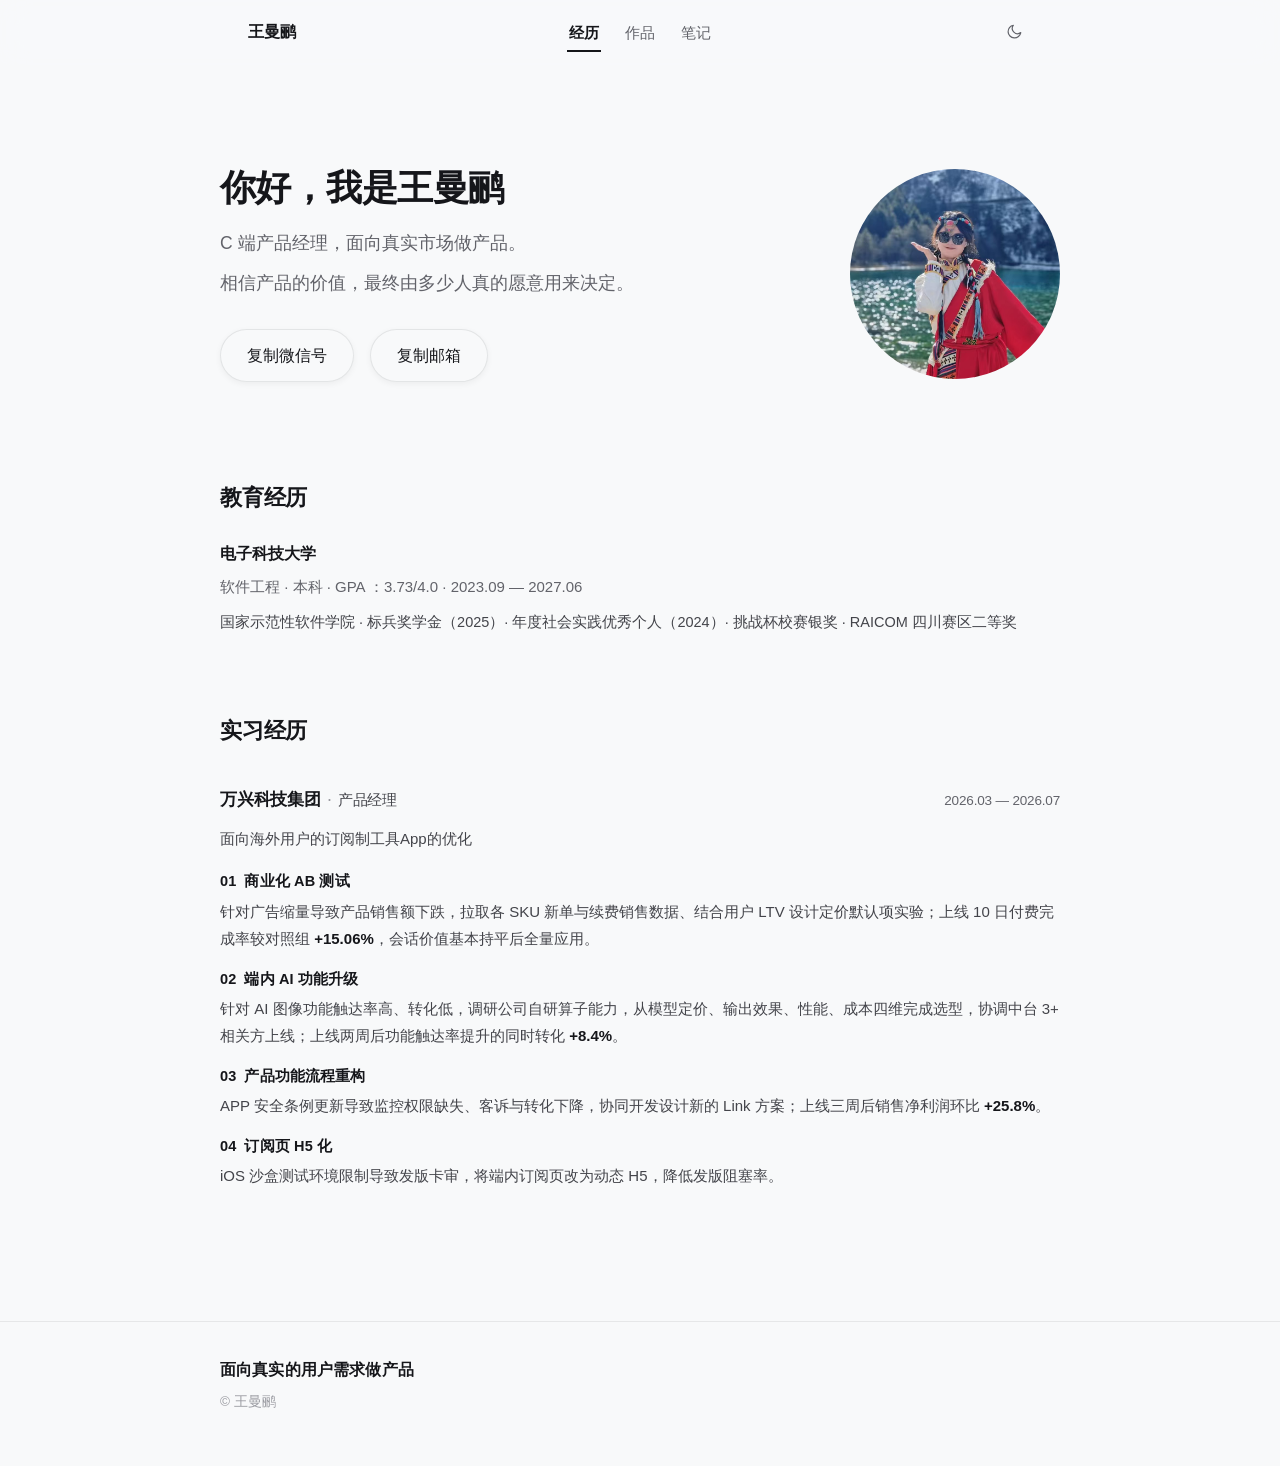
<file: index.html>
<!doctype html>
<html lang="zh-CN">
<head>
  <meta charset="UTF-8" />
  <meta name="viewport" content="width=device-width, initial-scale=1" />
  <meta name="description" content="王曼鹂的个人主页：经历、作品与笔记。C 端产品经理，做过出海订阅产品。" />
  <meta name="theme-color" content="#f8f9fa" media="(prefers-color-scheme: light)" />
  <meta name="theme-color" content="#0c0d10" media="(prefers-color-scheme: dark)" />
  <meta property="og:type" content="profile" />
  <meta property="og:title" content="王曼鹂 · C 端产品经理" />
  <meta property="og:description" content="做出海订阅产品。经历、作品与笔记。" />
  <title>经历 · 王曼鹂</title>
  <link rel="stylesheet" href="styles/tokens.css" />
  <link rel="stylesheet" href="styles/base.css" />
  <link rel="stylesheet" href="styles/layout.css" />
  <link rel="stylesheet" href="styles/components.css" />
  <link rel="stylesheet" href="styles/responsive.css" />
  <script>
    /* 首屏前定主题，避免闪白：优先用户选择，其次跟随系统 */
    (function () {
      try {
        var t = localStorage.getItem('theme');
        if (!t) t = window.matchMedia('(prefers-color-scheme: dark)').matches ? 'dark' : 'light';
        document.documentElement.setAttribute('data-theme', t);
      } catch (e) {}
    })();
  </script>
</head>
<body>
  <a class="skip-link" href="#main">跳到主要内容</a>

  <header id="site-header" class="site-header"></header>

  <main id="main" class="main"></main>

  <footer id="site-footer" class="site-footer"></footer>

  <div id="toast" class="toast" role="status" aria-live="polite"></div>

  <script src="js/data.js"></script>
  <script src="js/main.js"></script>
</body>
</html>
</file>
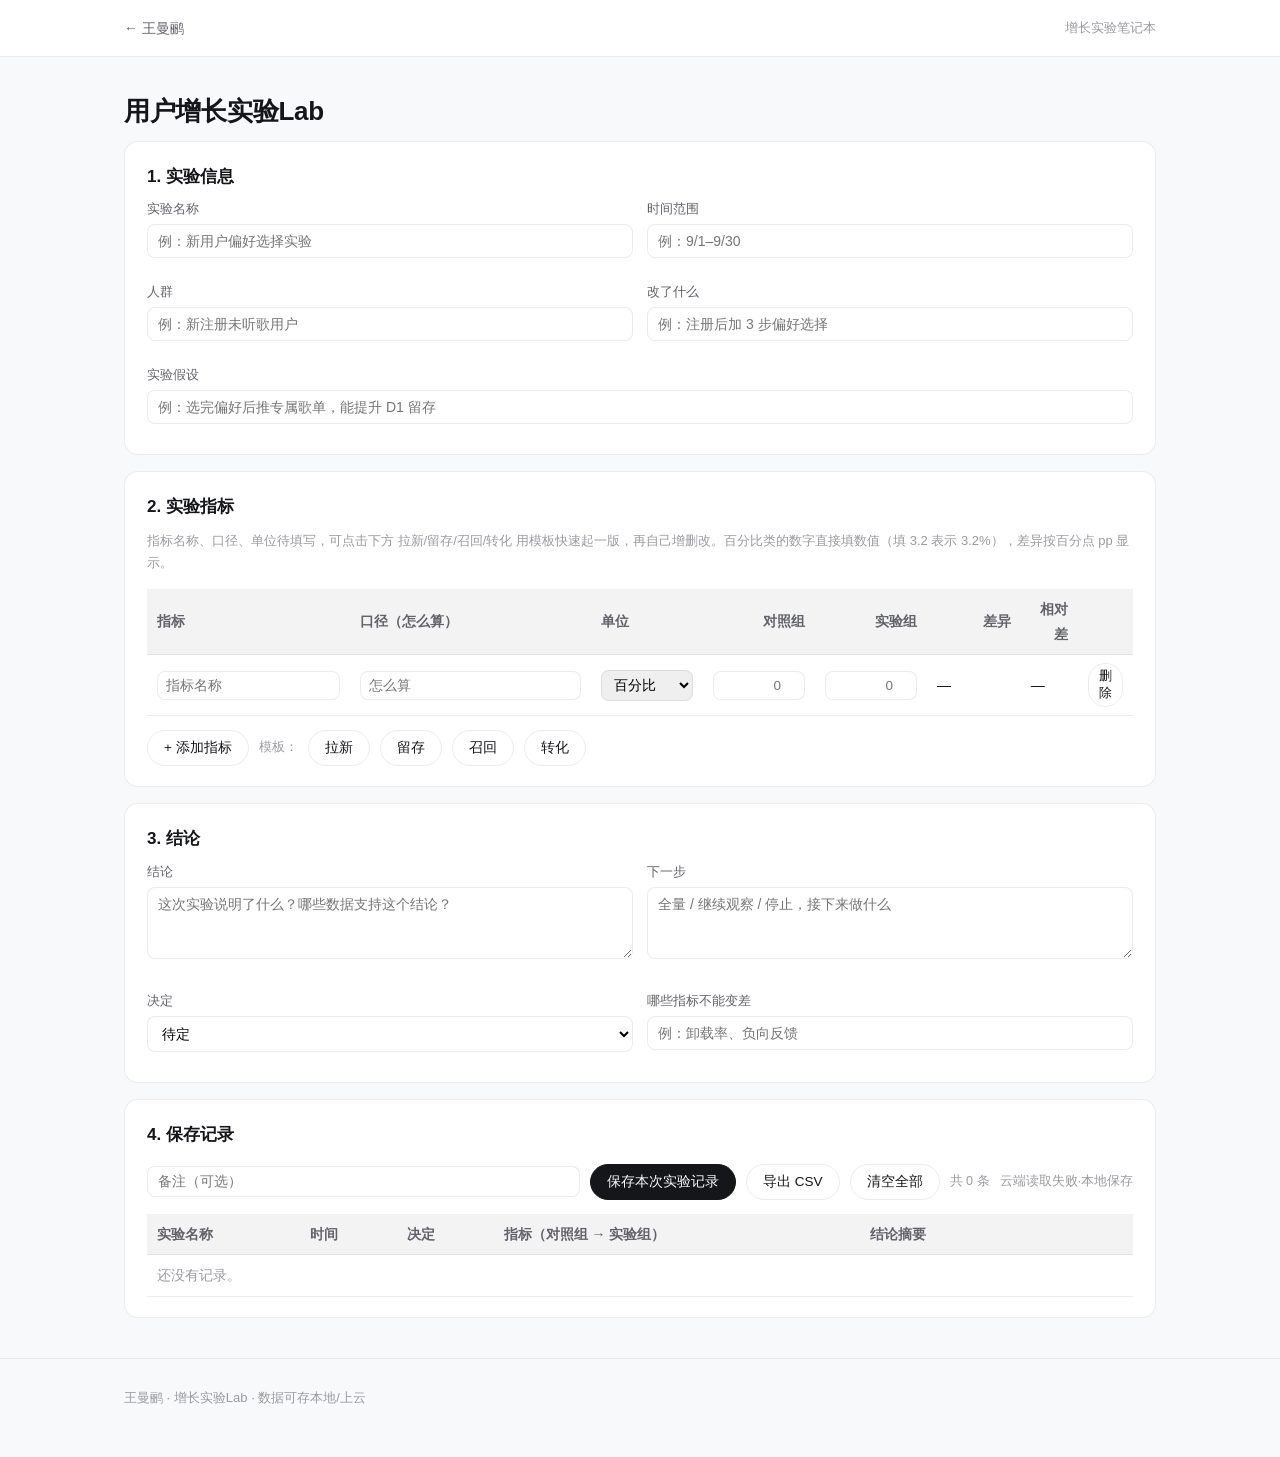
<file: growth-lab/index.html>
<!doctype html>
<html lang="zh-CN">
<head>
<meta charset="UTF-8" />
<meta name="viewport" content="width=device-width, initial-scale=1" />
<title>用户增长实验Lab · 王曼鹂</title>
<style>
:root{--bg:#f8f9fa;--surface:#fff;--text:#15161a;--muted:#62636a;--light:#9a9ba1;--line:rgba(21,22,26,.08);--fill:rgba(21,22,26,.05);--fill-strong:rgba(21,22,26,.09);--accent:#1f6feb;--radius:14px}
*{box-sizing:border-box}
body{margin:0;background:var(--bg);color:var(--text);font-family:-apple-system,BlinkMacSystemFont,"Segoe UI","PingFang SC","Hiragino Sans GB","Microsoft YaHei",sans-serif;font-size:15px;line-height:1.75;-webkit-font-smoothing:antialiased}
a{color:inherit;text-decoration:none}
.wrap{max-width:1080px;margin:0 auto;padding:0 24px}
header.site{border-bottom:1px solid var(--line);background:var(--surface)}
.top{display:flex;align-items:center;justify-content:space-between;height:56px}
.top .back{color:var(--muted);font-size:14px}
h1{font-size:26px;margin:32px 0 6px;letter-spacing:-.01em}
.sub{color:var(--muted);margin:0 0 24px}
.card{background:var(--surface);border:1px solid var(--line);border-radius:var(--radius);padding:20px 22px;margin-bottom:16px}
.card h2{font-size:17px;margin:0 0 8px}
.hint{font-size:13px;color:var(--light);margin:0 0 14px}
.grid2{display:grid;grid-template-columns:1fr 1fr;gap:14px}
@media(max-width:760px){.grid2{grid-template-columns:1fr}}
.param{margin-bottom:10px}
.param label{display:block;font-size:12.5px;color:var(--muted);margin-bottom:3px}
.param input,.param select,.param textarea{width:100%;padding:8px 10px;border:1px solid var(--line);border-radius:8px;font-size:14px;background:#fff;font-family:inherit}
.param textarea{min-height:72px;resize:vertical}
table{width:100%;border-collapse:collapse;font-size:14px}
th,td{padding:8px 10px;border-bottom:1px solid var(--line);text-align:left;vertical-align:middle}
th{color:var(--muted);font-weight:600;background:var(--fill)}
td.num,th.num{text-align:right;font-variant-numeric:tabular-nums}
input.cell,select.cell{width:100%;padding:6px 8px;border:1px solid var(--line);border-radius:8px;font-size:13.5px}
td.calc{font-variant-numeric:tabular-nums;color:var(--text);white-space:nowrap}
td.metrics{font-size:13px;line-height:1.6;color:var(--muted)}
.tools{display:flex;flex-wrap:wrap;gap:10px;align-items:center;margin-top:14px}
.tools input[type=text]{flex:1;min-width:150px;padding:7px 10px;border:1px solid var(--line);border-radius:8px;font-size:13.5px}
.tools select{padding:7px 10px;border:1px solid var(--line);border-radius:8px;font-size:13.5px}
.btn{padding:8px 16px;border:1px solid var(--text);background:var(--text);color:var(--bg);border-radius:999px;font-size:13.5px;cursor:pointer}
.btn.ghost{background:transparent;color:var(--text);border-color:var(--line)}
.btn.tiny{padding:4px 10px;font-size:12.5px}
.count{font-size:12.5px;color:var(--light)}
.tpl{display:flex;flex-wrap:wrap;gap:8px;margin-top:10px}
footer{border-top:1px solid var(--line);margin-top:40px;padding:28px 0 48px;color:var(--light);font-size:13px}
</style>
</head>
<body>
<header class="site"><div class="wrap top"><a class="back" href="../index.html">← 王曼鹂</a><span style="font-size:13px;color:var(--light)">增长实验笔记本</span></div></header>
<main class="wrap">
  <h1>用户增长实验Lab</h1>

  <section class="card">
    <h2>1. 实验信息</h2>
    <div class="grid2">
      <div class="param"><label>实验名称</label><input type="text" id="name" placeholder="例：新用户偏好选择实验" /></div>
      <div class="param"><label>时间范围</label><input type="text" id="period" placeholder="例：9/1–9/30" /></div>
      <div class="param"><label>人群</label><input type="text" id="audience" placeholder="例：新注册未听歌用户" /></div>
      <div class="param"><label>改了什么</label><input type="text" id="change" placeholder="例：注册后加 3 步偏好选择" /></div>
      <div class="param" style="grid-column:1/-1"><label>实验假设</label><input type="text" id="hypothesis" placeholder="例：选完偏好后推专属歌单，能提升 D1 留存" /></div>
    </div>
  </section>

  <section class="card">
    <h2>2. 实验指标</h2>
    <p class="hint">指标名称、口径、单位待填写，可点击下方 拉新/留存/召回/转化 用模板快速起一版，再自己增删改。百分比类的数字直接填数值（填 3.2 表示 3.2%），差异按百分点 pp 显示。</p>
    <table>
      <thead><tr><th style="width:22%">指标</th><th style="width:26%">口径（怎么算）</th><th style="width:12%">单位</th><th class="num" style="width:12%">对照组</th><th class="num" style="width:12%">实验组</th><th class="num" style="width:10%">差异</th><th class="num" style="width:10%">相对差</th><th></th></tr></thead>
      <tbody id="metricBody"></tbody>
    </table>
    <div class="tools">
      <button class="btn ghost" id="addMetric">+ 添加指标</button>
      <span class="count">模板：</span>
      <button class="btn ghost" data-tpl="acquisition">拉新</button>
      <button class="btn ghost" data-tpl="retention">留存</button>
      <button class="btn ghost" data-tpl="recall">召回</button>
      <button class="btn ghost" data-tpl="conversion">转化</button>
    </div>
  </section>

  <section class="card">
    <h2>3. 结论</h2>
    <div class="grid2">
      <div class="param"><label>结论</label><textarea id="conclusion" placeholder="这次实验说明了什么？哪些数据支持这个结论？"></textarea></div>
      <div class="param"><label>下一步</label><textarea id="next" placeholder="全量 / 继续观察 / 停止，接下来做什么"></textarea></div>
      <div class="param"><label>决定</label>
        <select id="decision">
          <option>待定</option>
          <option>可以全量</option>
          <option>继续观察</option>
          <option>停止</option>
        </select>
      </div>
      <div class="param"><label>哪些指标不能变差</label><input type="text" id="guardrail" placeholder="例：卸载率、负向反馈" /></div>
    </div>
  </section>

  <section class="card">
    <h2>4. 保存记录</h2>
    <div class="tools">
      <input type="text" id="note" placeholder="备注（可选）" />
      <button class="btn" id="saveBtn">保存本次实验记录</button>
      <button class="btn ghost" id="exportBtn">导出 CSV</button>
      <button class="btn ghost" id="clearBtn">清空全部</button>
      <span class="count" id="count">共 0 条</span>
      <span class="count" id="cloudStatus">本地保存</span>
    </div>
    <table style="margin-top:14px">
      <thead><tr><th>实验名称</th><th>时间</th><th>决定</th><th>指标（对照组 → 实验组）</th><th>结论摘要</th><th style="width:120px"></th></tr></thead>
      <tbody id="recordBody"></tbody>
    </table>
  </section>
</main>
<footer><div class="wrap">王曼鹂 · 增长实验Lab · 数据可存本地/上云</div></footer>

<script src="config.js"></script>
<script>
function el(id){ return document.getElementById(id); }
var UNITS = ['百分比','数量','金额','时长'];
var TEMPLATES = {
  acquisition: [
    { name:'点击率', unit:'百分比', def:'点击量 ÷ 曝光量' },
    { name:'安装率', unit:'百分比', def:'安装量 ÷ 点击量' },
    { name:'激活率', unit:'百分比', def:'激活量 ÷ 安装量' },
    { name:'D0 留存', unit:'百分比', def:'当日留存用户数 ÷ 激活用户数' },
    { name:'D1 留存', unit:'百分比', def:'次日留存用户数 ÷ 激活用户数' },
    { name:'单个激活成本', unit:'金额', def:'投放花费 ÷ 激活用户数' }
  ],
  retention: [
    { name:'D0 留存', unit:'百分比', def:'D0 留存用户数 ÷ 新增用户数' },
    { name:'D1 留存', unit:'百分比', def:'D1 留存用户数 ÷ 新增用户数' },
    { name:'D3 留存', unit:'百分比', def:'D3 留存用户数 ÷ 新增用户数' },
    { name:'D7 留存', unit:'百分比', def:'D7 留存用户数 ÷ 新增用户数' },
    { name:'D14 留存', unit:'百分比', def:'D14 留存用户数 ÷ 新增用户数' },
    { name:'D30 留存', unit:'百分比', def:'D30 留存用户数 ÷ 新增用户数' },
    { name:'付费用户占比', unit:'百分比', def:'付费用户数 ÷ 新增用户数' },
    { name:'付费用户 D7 留存', unit:'百分比', def:'付费用户 D7 留存数 ÷ 付费用户数' },
    { name:'人均活跃天数', unit:'数量', def:'活跃天数总和 ÷ 新增用户数' },
    { name:'习惯用户占比', unit:'百分比', def:'7 日内活跃 ≥3 天用户数 ÷ 新增用户数' }
  ],
  recall: [
    { name:'打开率', unit:'百分比', def:'打开人数 ÷ 触达人数' },
    { name:'回访率', unit:'百分比', def:'回访人数 ÷ 打开人数' },
    { name:'回访当日留存', unit:'百分比', def:'回访当日留存人数 ÷ 回访人数' },
    { name:'回访后 D1 留存', unit:'百分比', def:'回访后 D1 留存人数 ÷ 回访人数' },
    { name:'退订率', unit:'百分比', def:'退订人数 ÷ 触达人数' }
  ],
  conversion: [
    { name:'点击率', unit:'百分比', def:'点击人数 ÷ 进入页面人数' },
    { name:'试用率', unit:'百分比', def:'试用人数 ÷ 进入页面人数' },
    { name:'付费转化率', unit:'百分比', def:'付费人数 ÷ 进入页面人数' },
    { name:'ARPPU', unit:'金额', def:'收入 ÷ 付费人数' },
    { name:'退款率', unit:'百分比', def:'退款人数 ÷ 付费人数' }
  ]
};

var records = [];
try { records = JSON.parse(localStorage.getItem('growth_note_records_v1') || '[]') || []; } catch(e){ records = []; }
var cloud = (window.LAB_SUPABASE && window.LAB_SUPABASE.url && (window.LAB_SUPABASE.publishableKey || window.LAB_SUPABASE.anonKey)) ? window.LAB_SUPABASE : null;
var cloudKey = cloud ? (cloud.publishableKey || cloud.anonKey) : '';
var TABLE = 'growth_lab_records';

function cloudHeaders(extra){
  var h = { apikey: cloudKey, Authorization: 'Bearer ' + cloudKey, 'Content-Type': 'application/json' };
  if (extra) for (var k in extra) h[k] = extra[k];
  return h;
}
function setCloudStatus(ok, msg){
  var e = el('cloudStatus'); if (!e) return;
  if (!cloud) { e.textContent = '本地保存'; return; }
  e.textContent = ok === false ? (msg || '云端失败·本地保存') : '云端已连接';
}
function saveLocal(){ try { localStorage.setItem('growth_note_records_v1', JSON.stringify(records)); } catch(e){} }
function ensureUid(r){ if (!r.uid) r.uid = 'u' + Date.now().toString(36) + Math.random().toString(36).slice(2, 7); return r; }
function mergeRecords(cloudRecs){
  var map = {};
  records.forEach(function(r){ ensureUid(r); map[r.uid] = r; });
  (cloudRecs || []).forEach(function(r){ ensureUid(r); map[r.uid] = r; });
  var list = []; for (var k in map) list.push(map[k]);
  list.sort(function(a, b){ return (b.savedAt || 0) - (a.savedAt || 0); });
  records = list;
}


function metricRowHTML(m){
  m = m || { name:'', def:'', unit:'百分比' };
  return '<tr>' +
    '<td><input class="cell" data-f="name" value="' + (m.name || '').replace(/"/g,'&quot;') + '" placeholder="指标名称" /></td>' +
    '<td><input class="cell" data-f="def" value="' + (m.def || '').replace(/"/g,'&quot;') + '" placeholder="怎么算" /></td>' +
    '<td><select class="cell" data-f="unit">' + UNITS.map(function(u){ return '<option' + (u === m.unit ? ' selected' : '') + '>' + u + '</option>'; }).join('') + '</select></td>' +
    '<td class="num"><input class="cell" data-f="c" type="number" placeholder="0" style="text-align:right" /></td>' +
    '<td class="num"><input class="cell" data-f="t" type="number" placeholder="0" style="text-align:right" /></td>' +
    '<td class="calc" data-calc>—</td>' +
    '<td class="calc" data-rel>—</td>' +
    '<td><button class="btn ghost tiny" data-del>删除</button></td></tr>';
}
function addMetricRow(m){ el('metricBody').insertAdjacentHTML('beforeend', metricRowHTML(m)); }
function readMetrics(){
  return Array.prototype.map.call(el('metricBody').querySelectorAll('tr'), function(tr){
    var g = function(f){ var e = tr.querySelector('[data-f="' + f + '"]'); return e ? e.value : ''; };
    var c = parseFloat(g('c')), t = parseFloat(g('t'));
    var unit = g('unit');
    var diff = '—';
    if (isFinite(c) && isFinite(t)) {
      if (unit === '百分比') diff = (t - c >= 0 ? '+' : '') + (Math.round((t - c) * 100) / 100) + 'pp';
      else if (unit === '金额') diff = (t - c >= 0 ? '+¥' : '-¥') + Math.abs(Math.round((t - c) * 100) / 100);
      else if (unit === '时长') diff = (t - c >= 0 ? '+' : '') + (Math.round((t - c) * 100) / 100) + ' 天/次';
      else diff = (t - c >= 0 ? '+' : '') + (Math.round((t - c) * 100) / 100);
    }
    var rel = (isFinite(c) && isFinite(t) && c !== 0) ? ((t - c) / c * 100) : NaN;
    return { name: g('name') || '未命名指标', def: g('def'), unit: unit, control: isFinite(c) ? c : '', treatment: isFinite(t) ? t : '', diff: diff,
      rel: isFinite(rel) ? ((rel >= 0 ? '+' : '') + (Math.round(rel * 10) / 10) + '%') : '—' };
  });
}
function refreshRow(tr){
  var cell = tr.querySelector('[data-calc]');
  var relCell = tr.querySelector('[data-rel]');
  var g = function(f){ var e = tr.querySelector('[data-f="' + f + '"]'); return e ? e.value : ''; };
  var c = parseFloat(g('c')), t = parseFloat(g('t')), unit = g('unit');
  if (!isFinite(c) || !isFinite(t)) { cell.textContent = '—'; if (relCell) relCell.textContent = '—'; return; }
  if (relCell) {
    var rel = c !== 0 ? (t - c) / c * 100 : NaN;
    relCell.textContent = isFinite(rel) ? ((rel >= 0 ? '+' : '') + (Math.round(rel * 10) / 10) + '%') : '—';
  }
  if (unit === '百分比') cell.textContent = (t - c >= 0 ? '+' : '') + (Math.round((t - c) * 100) / 100) + 'pp';
  else if (unit === '金额') cell.textContent = (t - c >= 0 ? '+¥' : '-¥') + Math.abs(Math.round((t - c) * 100) / 100);
  else if (unit === '时长') cell.textContent = (t - c >= 0 ? '+' : '') + (Math.round((t - c) * 100) / 100) + ' 天/次';
  else cell.textContent = (t - c >= 0 ? '+' : '') + (Math.round((t - c) * 100) / 100);
}
el('metricBody').addEventListener('input', function(e){
  var tr = e.target.closest('tr'); if (tr) refreshRow(tr);
});
el('metricBody').addEventListener('change', function(e){
  var tr = e.target.closest('tr'); if (tr) refreshRow(tr);
});
el('metricBody').addEventListener('click', function(e){
  if (e.target.hasAttribute('data-del')) { var tr = e.target.closest('tr'); tr.parentNode.removeChild(tr); }
});
el('addMetric').addEventListener('click', function(){ addMetricRow(); });
document.querySelectorAll('[data-tpl]').forEach(function(b){
  b.addEventListener('click', function(){
    (TEMPLATES[b.dataset.tpl] || []).forEach(function(m){ addMetricRow(m); });
  });
});

function collectRecord(){
  return {
    uid: 'u' + Date.now().toString(36) + Math.random().toString(36).slice(2, 7),
    savedAt: Date.now(),
    name: el('name').value.trim(), period: el('period').value.trim(), audience: el('audience').value.trim(),
    change: el('change').value.trim(), hypothesis: el('hypothesis').value.trim(),
    conclusion: el('conclusion').value.trim(), next: el('next').value.trim(),
    decision: el('decision').value, guardrail: el('guardrail').value.trim(), note: el('note').value.trim(),
    metrics: readMetrics(), created: new Date().toISOString().slice(0, 10)
  };
}
function clearForm(){
  ['name','period','audience','change','hypothesis','conclusion','next','guardrail','note'].forEach(function(id){ el(id).value = ''; });
  el('decision').value = '待定'; el('metricBody').innerHTML = '';
}
function saveRecord(){
  var rec = collectRecord();
  if (!rec.name) { alert('先写实验名称'); return; }
  records.push(rec); saveLocal(); renderRecords();
  if (cloud) {
    var payload = JSON.parse(JSON.stringify(rec));
    fetch(cloud.url.replace(/\/$/, '') + '/rest/v1/' + TABLE, {
      method:'POST', headers: cloudHeaders({ Prefer:'return=minimal' }),
      body: JSON.stringify({ period: rec.period, note: rec.note, payload: payload })
    }).then(function(r){ if (!r.ok) throw new Error(r.status); return loadCloud(); }).catch(function(){ setCloudStatus(false, '云端保存失败（检查建表/RLS）·本地已保存'); });
  }
  clearForm();
}
function loadIntoForm(r){
  el('name').value = r.name || ''; el('period').value = r.period || ''; el('audience').value = r.audience || '';
  el('change').value = r.change || ''; el('hypothesis').value = r.hypothesis || '';
  el('conclusion').value = r.conclusion || ''; el('next').value = r.next || '';
  el('decision').value = r.decision || '待定'; el('guardrail').value = r.guardrail || ''; el('note').value = r.note || '';
  el('metricBody').innerHTML = '';
  (r.metrics || []).forEach(function(m){
    addMetricRow(m);
    var tr = el('metricBody').lastElementChild;
    tr.querySelector('[data-f="c"]').value = m.control;
    tr.querySelector('[data-f="t"]').value = m.treatment;
    refreshRow(tr);
  });
  window.scrollTo({ top: 0, behavior: 'smooth' });
}
function renderRecords(){
  el('recordBody').innerHTML = records.length ? records.map(function(r,i){
    var summary = (r.conclusion || '').slice(0, 40) || '—';
    var metricLines = (r.metrics || []).filter(function(m){ return m.name; }).map(function(m){
      return m.name + ' ' + (m.control === '' ? '—' : m.control) + ' → ' + (m.treatment === '' ? '—' : m.treatment) +
        '（' + (m.diff || '—') + (m.rel && m.rel !== '—' ? '，' + m.rel : '') + '）';
    }).join('<br />') || '—';
    return '<tr><td>' + r.name + '</td><td>' + (r.period || '—') + '</td><td>' + r.decision + '</td><td class="metrics">' + metricLines + '</td><td>' + summary +
      '</td><td><button class="btn ghost tiny" data-load="' + i + '">载入</button> ' +
      '<button class="btn ghost tiny" data-del="' + i + '">删除</button></td></tr>';
  }).join("") : '<tr><td colspan="6" style="color:var(--light)">还没有记录。</td></tr>';
  el('count').textContent = '共 ' + records.length + ' 条';
  Array.prototype.forEach.call(el('recordBody').querySelectorAll('button[data-del]'), function(b){
    b.addEventListener('click', function(){
      var idx = parseInt(b.getAttribute('data-del'), 10), rec = records[idx];
      records.splice(idx, 1); saveLocal(); renderRecords();
      if (cloud && rec && rec._id) fetch(cloud.url.replace(/\/$/, '') + '/rest/v1/' + TABLE + '?id=eq.' + rec._id, { method:'DELETE', headers: cloudHeaders() }).catch(function(){});
    });
  });
  Array.prototype.forEach.call(el('recordBody').querySelectorAll('button[data-load]'), function(b){
    b.addEventListener('click', function(){ loadIntoForm(records[parseInt(b.getAttribute('data-load'), 10)]); });
  });
}
function loadCloud(){
  if (!cloud) { setCloudStatus(); renderRecords(); return; }
  fetch(cloud.url.replace(/\/$/, '') + '/rest/v1/' + TABLE + '?select=id,payload&order=created_at.desc&limit=500', { headers: cloudHeaders() })
    .then(function(r){ if (!r.ok) throw new Error(r.status); return r.json(); })
    .then(function(rows){ var cloudRecs = rows.map(function(x){ var d = x.payload || {}; d._id = x.id; return d; }); mergeRecords(cloudRecs); saveLocal(); setCloudStatus(true); renderRecords(); })
    .catch(function(){ setCloudStatus(false, '云端读取失败·本地保存'); renderRecords(); });
}
function exportCsv(){
  if (!records.length) { alert('还没有可导出的记录'); return; }
  var head = ['实验名称','时间','人群','改了什么','假设','指标','口径','单位','对照组','实验组','差异','相对差','结论','决定','下一步','护栏','备注','记录日期'];
  var lines = [head];
  records.forEach(function(r){
    if (!r.metrics || !r.metrics.length) { lines.push([r.name, r.period, r.audience, r.change, r.hypothesis, '', '', '', '', '', '', '', r.conclusion, r.decision, r.next, r.guardrail, r.note, r.created]); return; }
    r.metrics.forEach(function(m){ lines.push([r.name, r.period, r.audience, r.change, r.hypothesis, m.name, m.def, m.unit, m.control, m.treatment, m.diff, m.rel, r.conclusion, r.decision, r.next, r.guardrail, r.note, r.created]); });
  });
  var csv = '\ufeff' + lines.map(function(row){ return row.map(function(x){ return '"' + String(x == null ? '' : x).replace(/"/g,'""') + '"'; }).join(','); }).join('\r\n');
  var blob = new Blob([csv], { type:'text/csv;charset=utf-8;' });
  var a = document.createElement('a'); a.href = URL.createObjectURL(blob); a.download = '增长实验笔记.csv';
  document.body.appendChild(a); a.click(); document.body.removeChild(a); URL.revokeObjectURL(a.href);
}
el('saveBtn').addEventListener('click', saveRecord);
el('exportBtn').addEventListener('click', exportCsv);
el('clearBtn').addEventListener('click', function(){ if (records.length && confirm('确定清空全部记录？')) { records = []; saveLocal(); renderRecords(); } });
addMetricRow();
renderRecords();
loadCloud();
</script>
</body>
</html>
</file>
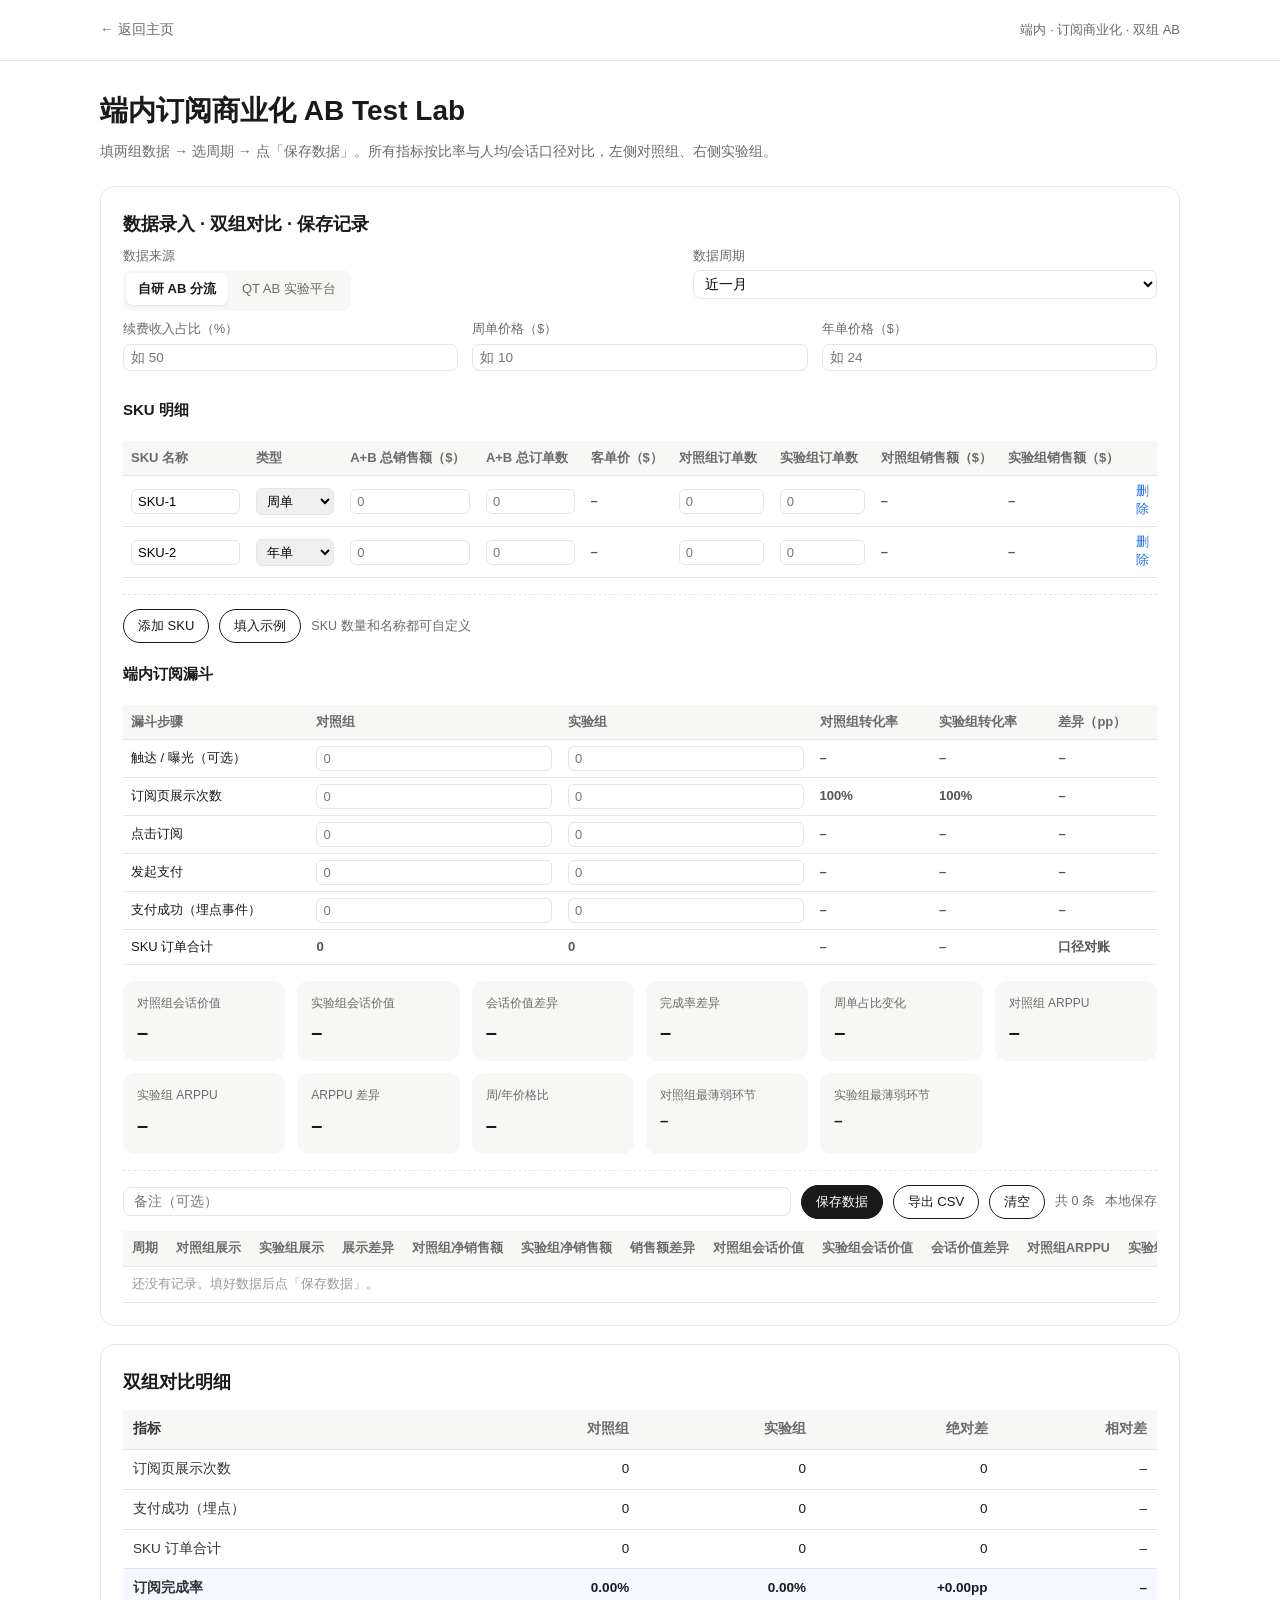
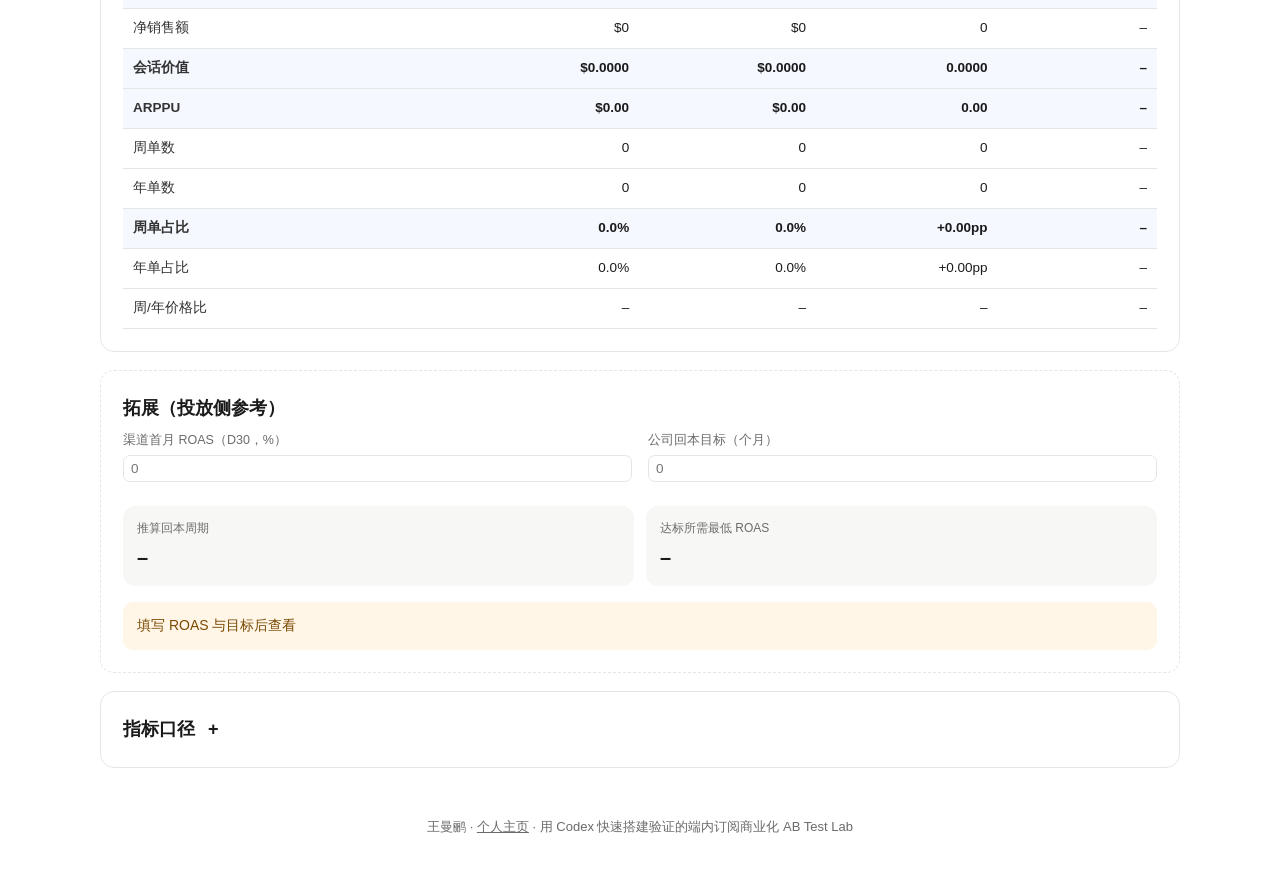
<file: lab/index.html>
<!DOCTYPE html>
<html lang="zh-CN">
<head>
<meta charset="UTF-8" />
<meta name="viewport" content="width=device-width, initial-scale=1.0" />
<title>端内订阅商业化 AB Test Lab · 王曼鹂</title>
<style>
:root{--ink:#1a1a1a;--muted:#6b6b6b;--line:#e5e5e5;--accent:#1f6feb;--soft:#f7f7f5;--ok:#1a7f37;--warn:#b35900;--bad:#c62828}
*{margin:0;padding:0;box-sizing:border-box}
body{font-family:-apple-system,BlinkMacSystemFont,"Segoe UI","PingFang SC","Hiragino Sans GB","Microsoft YaHei",sans-serif;color:var(--ink);line-height:1.7;background:#fff}
.container{max-width:1120px;margin:0 auto;padding:0 20px}
header{border-bottom:1px solid var(--line);padding:18px 0;margin-bottom:26px}
.topline{display:flex;justify-content:space-between;align-items:center;flex-wrap:wrap;gap:8px}
.back{color:var(--muted);font-size:14px;text-decoration:none}
.back:hover{color:var(--ink)}
h1{font-size:28px;margin-bottom:6px}
.sub{color:var(--muted);font-size:14px;margin-bottom:22px}
.card{border:1px solid var(--line);border-radius:14px;padding:22px;margin-bottom:18px}
.card h2{font-size:18px;margin-bottom:6px}
.card h3{font-size:15px;margin:18px 0 10px}
.card .hint{font-size:13px;color:var(--muted);margin-bottom:14px}
.grid{display:grid;grid-template-columns:1fr 1fr;gap:16px}
.three{display:grid;grid-template-columns:repeat(3,1fr);gap:14px}
.param label{display:block;font-size:12.5px;color:var(--muted);margin-bottom:3px}
.param input,.param select{padding:5px 7px;border:1px solid var(--line);border-radius:7px;font-size:13.5px;background:#fff;width:100%}
.param{margin-bottom:8px}
table.inp{width:100%;border-collapse:collapse;font-size:13px;margin-top:6px}
table.inp th,table.inp td{border-bottom:1px solid var(--line);padding:6px 8px;text-align:left}
table.inp th{color:var(--muted);font-weight:600;background:var(--soft);white-space:nowrap}
table.inp input,table.inp select{width:100%;padding:4px 6px;border:1px solid var(--line);border-radius:6px;font-size:13px}
table.inp td.calc{color:#555;font-weight:600;white-space:nowrap}
.outputs{display:grid;grid-template-columns:repeat(auto-fit,minmax(150px,1fr));gap:12px;margin-top:16px}
.metric{background:var(--soft);border-radius:12px;padding:12px 14px}
.metric .k{font-size:12px;color:var(--muted)}
.metric .v{font-size:20px;font-weight:700;margin-top:2px}
.verdict{font-size:14px;margin-top:16px;padding:12px 14px;border-radius:10px;background:var(--soft)}
.verdict.good{background:#eaf7ee;color:#14532d}
.verdict.bad{background:#fdeceb;color:#7f1d1d}
.verdict.mid{background:#fff6e8;color:#7c4a03}
.note{font-size:12.5px;color:var(--muted);margin-top:12px}
.defs{font-size:13.5px;color:#444}
.defs li{margin-left:18px;margin-bottom:5px}
.table-tools{display:flex;flex-wrap:wrap;gap:10px;align-items:center;margin-top:16px;padding-top:14px;border-top:1px dashed var(--line)}
.table-tools input[type=text]{flex:1;min-width:170px;padding:6px 10px;border:1px solid var(--line);border-radius:8px;font-size:13.5px}
.btn-sm{padding:7px 14px;border:1px solid var(--ink);background:var(--ink);color:#fff;border-radius:999px;font-size:13px;cursor:pointer}
.btn-sm.ghost{background:#fff;color:var(--ink)}
.btn-sm:hover{opacity:.85}
.row-count{font-size:12.5px;color:var(--muted)}
.table-wrap{overflow-x:auto;margin-top:12px}
table.cmp{width:100%;border-collapse:collapse;font-size:13.5px}
table.cmp th,table.cmp td{border-bottom:1px solid var(--line);padding:8px 10px;text-align:right}
table.cmp th:first-child,table.cmp td:first-child{text-align:left;color:#333}
table.cmp th{color:var(--muted);font-weight:600;background:var(--soft)}
table.cmp tr.key td{background:#f5f9ff;font-weight:700}
table.rec{width:100%;border-collapse:collapse;font-size:12.5px;min-width:1280px}
table.rec th,table.rec td{border-bottom:1px solid var(--line);padding:7px 9px;text-align:left;white-space:nowrap}
table.rec th{color:var(--muted);font-weight:600;background:var(--soft)}
.tag-ok{color:var(--ok);font-weight:600}
.tag-bad{color:var(--bad);font-weight:600}
.warn{font-size:12.5px;color:var(--warn);margin-top:8px}
.link-btn{background:none;border:none;color:var(--accent);cursor:pointer;font-size:13px;padding:0}
.glossary summary{cursor:pointer;font-size:18px;font-weight:600;list-style:none}
.glossary summary::-webkit-details-marker{display:none}
.glossary summary::after{content:" +";color:var(--light);margin-left:8px}
.glossary[open] summary::after{content:" −"}
.grid2{display:grid;grid-template-columns:1.2fr 1fr;gap:14px}
.segmented{display:inline-flex;gap:2px;padding:3px;border-radius:9px;background:var(--soft)}
.segmented label{display:inline-flex;align-items:center;padding:5px 12px;border-radius:7px;font-size:13px;color:var(--muted);cursor:pointer;white-space:nowrap}
.segmented input{display:none}
.segmented label.is-active{background:#fff;color:var(--ink);font-weight:600;box-shadow:0 1px 2px rgba(0,0,0,.08)}
table.inp td select{min-width:78px}
table.inp th:nth-child(1),table.inp td:nth-child(1){min-width:120px}
table.inp th:nth-child(2),table.inp td:nth-child(2){min-width:86px}
@media(max-width:720px){.grid2{grid-template-columns:1fr}}
footer{text-align:center;color:var(--muted);font-size:13px;padding:30px 0 50px}
footer a{color:var(--muted)}
@media(max-width:860px){.grid,.three{grid-template-columns:1fr}}
</style>
</head>
<body>
<header><div class="container topline">
  <a class="back" href="../index.html">← 返回主页</a>
  <span style="font-size:13px;color:var(--muted)">端内 · 订阅商业化 · 双组 AB</span>
</div></header>

<main class="container">
<h1>端内订阅商业化 AB Test Lab</h1>
<p class="sub">填两组数据 → 选周期 → 点「保存数据」。所有指标按比率与人均/会话口径对比，左侧对照组、右侧实验组。</p>

<section class="card">
  <h2>数据录入 · 双组对比 · 保存记录</h2>

  <div class="grid2">
    <div class="param"><label>数据来源</label>
      <div class="segmented" id="srcMode">
        <label class="seg"><input type="radio" name="srcmode" id="modeEstimate" checked><span>自研 AB 分流</span></label>
        <label class="seg"><input type="radio" name="srcmode" id="modeActual"><span>QT AB 实验平台</span></label>
      </div>
    </div>
    <div class="param"><label>数据周期</label><div style="display:flex;gap:8px">
      <select id="period" style="flex:1">
        <option value="近一周">近一周</option>
        <option value="近一月" selected>近一月</option>
        <option value="近三个月">近三个月</option>
        <option value="近一年">近一年</option>
        <option value="自定义">自定义…</option>
      </select>
      <input type="text" id="periodCustom" placeholder="如 7/1–7/8" style="display:none">
    </div></div>
  </div>
  <div class="three">
    <div class="param"><label>续费收入占比（%）</label><input type="number" id="renewShare" placeholder="如 50"></div>
    <div class="param"><label>周单价格（$）</label><input type="number" id="weeklyPrice" placeholder="如 10"></div>
    <div class="param"><label>年单价格（$）</label><input type="number" id="annualPrice" placeholder="如 24"></div>
  </div>

  <div id="estimateBlock">
    <h3>SKU 明细</h3>
    <div class="table-wrap"><table class="inp">
      <thead><tr><th>SKU 名称</th><th>类型</th><th>A+B 总销售额（$）</th><th>A+B 总订单数</th><th>客单价（$）</th><th>对照组订单数</th><th>实验组订单数</th><th>对照组销售额（$）</th><th>实验组销售额（$）</th><th></th></tr></thead>
      <tbody id="skuBody"></tbody>
    </table></div>
    <div class="table-tools"><button class="btn-sm ghost" id="addSku">添加 SKU</button><button class="btn-sm ghost" id="fillExample">填入示例</button><span class="row-count">SKU 数量和名称都可自定义</span></div>
  </div>

  <div id="actualBlock" style="display:none">
    <h3>分组数据</h3>
    <div class="grid">
      <div class="param"><label>对照组净销售额（$）</label><input type="number" id="cNet" placeholder="0"></div>
      <div class="param"><label>实验组净销售额（$）</label><input type="number" id="tNet" placeholder="0"></div>
      <div class="param"><label>对照组周单数</label><input type="number" id="cWeekly" placeholder="0"></div>
      <div class="param"><label>实验组周单数</label><input type="number" id="tWeekly" placeholder="0"></div>
      <div class="param"><label>对照组年单数</label><input type="number" id="cAnnual" placeholder="0"></div>
      <div class="param"><label>实验组年单数</label><input type="number" id="tAnnual" placeholder="0"></div>
    </div>
  </div>

  <h3>端内订阅漏斗</h3>
  <div class="table-wrap"><table class="inp">
    <thead><tr><th>漏斗步骤</th><th>对照组</th><th>实验组</th><th>对照组转化率</th><th>实验组转化率</th><th>差异（pp）</th></tr></thead>
    <tbody>
      <tr><td>触达 / 曝光（可选）</td><td><input type="number" id="cReach" placeholder="0"></td><td><input type="number" id="tReach" placeholder="0"></td><td class="calc" id="cR1">–</td><td class="calc" id="tR1">–</td><td class="calc" id="dR1">–</td></tr>
      <tr><td>订阅页展示次数</td><td><input type="number" id="cImpr" placeholder="0"></td><td><input type="number" id="tImpr" placeholder="0"></td><td class="calc" id="cR2">–</td><td class="calc" id="tR2">–</td><td class="calc" id="dR2">–</td></tr>
      <tr><td>点击订阅</td><td><input type="number" id="cClick" placeholder="0"></td><td><input type="number" id="tClick" placeholder="0"></td><td class="calc" id="cR3">–</td><td class="calc" id="tR3">–</td><td class="calc" id="dR3">–</td></tr>
      <tr><td>发起支付</td><td><input type="number" id="cInit" placeholder="0"></td><td><input type="number" id="tInit" placeholder="0"></td><td class="calc" id="cR4">–</td><td class="calc" id="tR4">–</td><td class="calc" id="dR4">–</td></tr>
      <tr><td>支付成功（埋点事件）</td><td><input type="number" id="cPaySucc" placeholder="0"></td><td><input type="number" id="tPaySucc" placeholder="0"></td><td class="calc" id="cR5">–</td><td class="calc" id="tR5">–</td><td class="calc" id="dR5">–</td></tr>
      <tr><td>SKU 订单合计</td><td class="calc" id="cPayCell">–</td><td class="calc" id="tPayCell">–</td><td class="calc" id="cDiffCell">–</td><td class="calc" id="tDiffCell">–</td><td class="calc">口径对账</td></tr>
    </tbody>
  </table></div>
  <div class="warn" id="dataWarn"></div>

  <div class="outputs">
    <div class="metric"><div class="k">对照组会话价值</div><div class="v" id="svC">–</div></div>
    <div class="metric"><div class="k">实验组会话价值</div><div class="v" id="svT">–</div></div>
    <div class="metric"><div class="k">会话价值差异</div><div class="v" id="svDiff">–</div></div>
    <div class="metric"><div class="k">完成率差异</div><div class="v" id="cpDiff">–</div></div>
    <div class="metric"><div class="k">周单占比变化</div><div class="v" id="wkDiff">–</div></div>
    <div class="metric"><div class="k">对照组 ARPPU</div><div class="v" id="arppuC">–</div></div>
    <div class="metric"><div class="k">实验组 ARPPU</div><div class="v" id="arppuT">–</div></div>
    <div class="metric"><div class="k">ARPPU 差异</div><div class="v" id="arppuDiff">–</div></div>
    <div class="metric"><div class="k">周/年价格比</div><div class="v" id="priceRatio">–</div></div>
    <div class="metric"><div class="k">对照组最薄弱环节</div><div class="v" id="weakC" style="font-size:15px">–</div></div>
    <div class="metric"><div class="k">实验组最薄弱环节</div><div class="v" id="weakT" style="font-size:15px">–</div></div>
  </div>

  <div class="table-tools">
    <input type="text" id="recNote" placeholder="备注（可选）">
    <button class="btn-sm" id="saveRec">保存数据</button>
    <button class="btn-sm ghost" id="exportCsv">导出 CSV</button>
    <button class="btn-sm ghost" id="clearRecs">清空</button>
    <span class="row-count" id="recCount">共 0 条</span><span class="row-count" id="cloudStatus">本地保存</span>
  </div>
  <div class="table-wrap">
    <table class="rec">
      <thead><tr>
        <th>周期</th><th>对照组展示</th><th>实验组展示</th><th>展示差异</th><th>对照组净销售额</th><th>实验组净销售额</th><th>销售额差异</th>
        <th>对照组会话价值</th><th>实验组会话价值</th><th>会话价值差异</th><th>对照组ARPPU</th><th>实验组ARPPU</th><th>对照组完成率</th><th>实验组完成率</th><th>完成率差异</th>
        <th>对照组周单占比</th><th>实验组周单占比</th>
        <th>对照组展示→点击</th><th>实验组展示→点击</th><th>对照组点击→支付</th><th>实验组点击→支付</th><th>对照组支付成功率</th><th>实验组支付成功率</th><th>对照组支付成功(埋点)</th><th>实验组支付成功(埋点)</th><th>对照组SKU订单</th><th>实验组SKU订单</th>
        <th>备注</th><th></th>
      </tr></thead>
      <tbody id="recBody"></tbody>
    </table>
  </div>
</section>

<section class="card">
  <h2>双组对比明细</h2>
  <div class="table-wrap">
    <table class="cmp" id="cmpTable">
      <thead><tr><th>指标</th><th>对照组</th><th>实验组</th><th>绝对差</th><th>相对差</th></tr></thead>
      <tbody id="cmpBody"></tbody>
    </table>
  </div>
</section>



<section class="card" style="border-style:dashed">
  <h2>拓展（投放侧参考）</h2>
  <div class="grid">
    <div class="param"><label>渠道首月 ROAS（D30，%）</label><input type="number" id="roasIn" placeholder="0"></div>
    <div class="param"><label>公司回本目标（个月）</label><input type="number" id="target" placeholder="0"></div>
  </div>
  <div class="outputs">
    <div class="metric"><div class="k">推算回本周期</div><div class="v" id="payback">–</div></div>
    <div class="metric"><div class="k">达标所需最低 ROAS</div><div class="v" id="needRoas">–</div></div>
  </div>
  <div class="verdict" id="v4">填写该渠道 ROAS 查看参考结论</div>
</section>

<section class="card">
  <details class="glossary">
    <summary>指标口径</summary>
    <div class="defs">
      <ul>
        <li><b>会话价值</b> = 该组净销售额 ÷ 该组订阅页展示次数</li>
        <li><b>订阅完成率</b> = 该组支付成功÷ 该组订阅页展示次数</li>
        <li><b>ARPPU</b> = 该组净销售额 ÷ 该组支付成功</li>
        <li><b>周单占比</b> = 周单订单数 ÷ 该组总订单数</li>
        <li><b>周/年价格比</b> = 周单价格 ÷ 年单价格</li>
        <li><b>ROAS</b> = 投放收入 ÷ 投放花费</li>
      </ul>
    </div>
  </details>
</section>
</main>

<footer><div class="container">王曼鹂 · <a href="../index.html">个人主页</a> · 用 Codex 快速搭建验证的端内订阅商业化 AB Test Lab</div></footer>

<script src="config.js"></script>
<script>
function el(id){ return document.getElementById(id); }
function val(id){ var e = el(id); return e ? (parseFloat(e.value) || 0) : 0; }
function num(v,d){ return isFinite(v) ? v.toLocaleString('zh-CN',{minimumFractionDigits:d||0,maximumFractionDigits:d||0}) : '–'; }
function money(v,d){ return isFinite(v) ? '$' + num(v, d===undefined?2:d) : '–'; }
function pct(v,d){ return isFinite(v) ? num(v*100, d===undefined?2:d) + '%' : '–'; }
function pp(v){ return (v>=0?'+':'') + num(v*100,2) + 'pp'; }
function rel(a,b){ if(!isFinite(a)||!isFinite(b)||b===0) return '–'; var r=(a-b)/b*100; return (r>=0?'+':'')+num(r,2)+'%'; }
function absDiff(a,b){ return isFinite(a)&&isFinite(b) ? num(a-b,0) : '–'; }
function setVerdict(e,cls,text){ e.className='verdict '+cls; e.textContent=text; }

var tbody = el('skuBody');
var records = [];
var cloud = (window.LAB_SUPABASE && window.LAB_SUPABASE.url && (window.LAB_SUPABASE.publishableKey || window.LAB_SUPABASE.anonKey)) ? window.LAB_SUPABASE : null;
var cloudKey = cloud ? (cloud.publishableKey || cloud.anonKey) : '';
var last = null;

function cloudHeaders(extra){
  var h = { apikey: cloudKey, Authorization: 'Bearer ' + cloudKey, 'Content-Type': 'application/json' };
  if (extra) for (var k in extra) h[k] = extra[k];
  return h;
}
function loadLocal(){ try { records = JSON.parse(localStorage.getItem('lab_ab_records_v6') || '[]') || []; } catch(e){ records = []; } }
function saveLocal(){ try { localStorage.setItem('lab_ab_records_v6', JSON.stringify(records)); } catch(e){} }
function setCloudStatus(ok){
  var e = el('cloudStatus'); if (!e) return;
  if (!cloud) { e.textContent = '本地保存'; return; }
  e.textContent = ok === false ? '云端失败·本地保存' : '云端已连接';
}
loadLocal();

function loadCloud(){
  if (!cloud) { setCloudStatus(); renderRecords(); return; }
  fetch(cloud.url.replace(/\/$/, '') + '/rest/v1/lab_ab_records?select=id,payload&order=created_at.desc&limit=500', { headers: cloudHeaders() })
    .then(function(r){ if (!r.ok) throw new Error(r.status); return r.json(); })
    .then(function(rows){
      records = rows.map(function(row){ var d = row.payload || {}; d._id = row.id; return d; });
      saveLocal(); setCloudStatus(true); renderRecords();
    })
    .catch(function(){ setCloudStatus(false); renderRecords(); });
}

function skuRowHTML(name, type, amt, ord, c, t){
  return '<tr>' +
    '<td><input class="sku-name" value="' + name + '" /></td>' +
    '<td><select class="sku-type"><option value="周"' + (type==='年'?'':' selected') + '>周单</option><option value="年"' + (type==='年'?' selected':'') + '>年单</option></select></td>' +
    '<td><input class="sku-amt" type="number" placeholder="0" value="' + (amt||'') + '" /></td>' +
    '<td><input class="sku-ord" type="number" placeholder="0" value="' + (ord||'') + '" /></td>' +
    '<td class="calc sku-unit">–</td>' +
    '<td><input class="sku-c" type="number" placeholder="0" value="' + (c||'') + '" /></td>' +
    '<td><input class="sku-t" type="number" placeholder="0" value="' + (t||'') + '" /></td>' +
    '<td class="calc sku-cs">–</td>' +
    '<td class="calc sku-ts">–</td>' +
    '<td><button class="link-btn sku-del" type="button">删除</button></td>' +
  '</tr>';
}
function addSkuRow(name, type, amt, ord, c, t){ tbody.insertAdjacentHTML('beforeend', skuRowHTML(name||'SKU', type||'周', amt, ord, c, t)); }
function skuRows(){ return tbody.querySelectorAll('tr'); }

function readGroups(){
  var estimate = el('modeEstimate').checked;
  var cSales=0,tSales=0,cOrders=0,tOrders=0,cWeekly=0,tWeekly=0,cAnnual=0,tAnnual=0;
  Array.prototype.forEach.call(skuRows(), function(tr){
    var amt = parseFloat(tr.querySelector('.sku-amt').value) || 0;
    var ord = parseFloat(tr.querySelector('.sku-ord').value) || 0;
    var unit = ord > 0 ? amt/ord : 0;
    var co = parseFloat(tr.querySelector('.sku-c').value) || 0;
    var to = parseFloat(tr.querySelector('.sku-t').value) || 0;
    tr.querySelector('.sku-unit').textContent = ord>0 ? money(unit,2) : '–';
    tr.querySelector('.sku-cs').textContent = ord>0 ? money(unit*co,0) : '–';
    tr.querySelector('.sku-ts').textContent = ord>0 ? money(unit*to,0) : '–';
    if (estimate){
      cSales += unit*co; tSales += unit*to;
      cOrders += co; tOrders += to;
      if (tr.querySelector('.sku-type').value === '周') { cWeekly += co; tWeekly += to; }
      else { cAnnual += co; tAnnual += to; }
    }
  });
  if (!estimate){
    cSales = val('cNet'); tSales = val('tNet');
    cWeekly = val('cWeekly'); tWeekly = val('tWeekly');
    cAnnual = val('cAnnual'); tAnnual = val('tAnnual');
    cOrders = cWeekly + cAnnual; tOrders = tWeekly + tAnnual;
  }
  var c = { sales:cSales, orders:cOrders, weekly:cWeekly, annual:cAnnual, impr:val('cImpr'), reach:val('cReach'), click:val('cClick'), init:val('cInit'), payEvent:val('cPaySucc') };
  var t = { sales:tSales, orders:tOrders, weekly:tWeekly, annual:tAnnual, impr:val('tImpr'), reach:val('tReach'), click:val('tClick'), init:val('tInit'), payEvent:val('tPaySucc') };
  [c,t].forEach(function(g){
    g.completion = g.impr>0 ? g.payEvent/g.impr : 0;
    g.sessionValue = g.impr>0 ? g.sales/g.impr : 0;
    g.arppu = g.payEvent>0 ? g.sales/g.payEvent : 0;
    g.weeklyShare = g.orders>0 ? g.weekly/g.orders : 0;
    g.annualShare = g.orders>0 ? g.annual/g.orders : 0;
    g.rShow = g.reach>0 ? g.impr/g.reach : NaN;
    g.rClick = g.impr>0 ? g.click/g.impr : NaN;
    g.rInit = g.click>0 ? g.init/g.click : NaN;
    g.rPay = g.init>0 ? g.payEvent/g.init : NaN;
  });
  var wp = val('weeklyPrice'), ap = val('annualPrice');
  return { c:c, t:t, priceRatio: ap>0 ? wp/ap : 0, renewShare: val('renewShare') };
}

function renderCompare(c,t,priceRatio){
  var rows = [
    ['订阅页展示次数', num(c.impr), num(t.impr), absDiff(t.impr,c.impr), rel(t.impr,c.impr), false],
    ['支付成功（埋点）', num(c.payEvent), num(t.payEvent), absDiff(t.payEvent,c.payEvent), rel(t.payEvent,c.payEvent), false],
    ['SKU 订单合计', num(c.orders), num(t.orders), absDiff(t.orders,c.orders), rel(t.orders,c.orders), false],
    ['订阅完成率', pct(c.completion,2), pct(t.completion,2), pp(t.completion-c.completion), rel(t.completion,c.completion), true],
    ['净销售额', money(c.sales,0), money(t.sales,0), absDiff(t.sales,c.sales), rel(t.sales,c.sales), false],
    ['会话价值', money(c.sessionValue,4), money(t.sessionValue,4), num(t.sessionValue-c.sessionValue,4), rel(t.sessionValue,c.sessionValue), true],
    ['ARPPU', money(c.arppu,2), money(t.arppu,2), num(t.arppu-c.arppu,2), rel(t.arppu,c.arppu), true],
    ['周单数', num(c.weekly), num(t.weekly), absDiff(t.weekly,c.weekly), rel(t.weekly,c.weekly), false],
    ['年单数', num(c.annual), num(t.annual), absDiff(t.annual,c.annual), rel(t.annual,c.annual), false],
    ['周单占比', pct(c.weeklyShare,1), pct(t.weeklyShare,1), pp(t.weeklyShare-c.weeklyShare), rel(t.weeklyShare,c.weeklyShare), true],
    ['年单占比', pct(c.annualShare,1), pct(t.annualShare,1), pp(t.annualShare-c.annualShare), rel(t.annualShare,c.annualShare), false],
    ['周/年价格比', priceRatio>0?num(priceRatio,2):'–', priceRatio>0?num(priceRatio,2):'–', '–', '–', false]
  ];
  el('cmpBody').innerHTML = rows.map(function(r){
    return '<tr class="'+(r[5]?'key':'')+'"><td>'+r[0]+'</td><td>'+r[1]+'</td><td>'+r[2]+'</td><td>'+r[3]+'</td><td>'+r[4]+'</td></tr>';
  }).join('');
}

function rateText(v){ return isFinite(v) ? pct(v,1) : '–'; }
function stepDiff(a,b){ return (isFinite(a)&&isFinite(b)) ? pp(a-b) : '–'; }
function weakest(c){
  var steps = [['订阅页→点击', c.rClick], ['点击→发起支付', c.rInit], ['发起支付→支付成功', c.rPay]];
  var valid = steps.filter(function(x){ return isFinite(x[1]); });
  if (!valid.length) return null;
  valid.sort(function(a,b){ return a[1]-b[1]; });
  return valid[0];
}
function renderFunnel(c,t){
  el('cR1').textContent = rateText(c.rShow); el('tR1').textContent = rateText(t.rShow); el('dR1').textContent = stepDiff(t.rShow,c.rShow);
  el('cR2').textContent = (c.reach>0) ? rateText(c.rShow) : '100%'; el('tR2').textContent = (t.reach>0) ? rateText(t.rShow) : '100%'; el('dR2').textContent = stepDiff(t.rShow,c.rShow);
  el('cR3').textContent = rateText(c.rClick); el('tR3').textContent = rateText(t.rClick); el('dR3').textContent = stepDiff(t.rClick,c.rClick);
  el('cR4').textContent = rateText(c.rInit); el('tR4').textContent = rateText(t.rInit); el('dR4').textContent = stepDiff(t.rInit,c.rInit);
  el('cR5').textContent = rateText(c.rPay); el('tR5').textContent = rateText(t.rPay); el('dR5').textContent = stepDiff(t.rPay,c.rPay);
  el('cPayCell').textContent = num(c.orders); el('tPayCell').textContent = num(t.orders);
  el('cDiffCell').textContent = (c.orders>0 && c.payEvent>0) ? rel(c.payEvent, c.orders) : '–';
  el('tDiffCell').textContent = (t.orders>0 && t.payEvent>0) ? rel(t.payEvent, t.orders) : '–';
  var wc = weakest(c), wt = weakest(t);
  el('weakC').textContent = wc ? (wc[0] + ' ' + pct(wc[1],1)) : '–';
  el('weakT').textContent = wt ? (wt[0] + ' ' + pct(wt[1],1)) : '–';
}

function renderMetrics(c,t,priceRatio,renewShare){
  var ready = c.impr>0 && t.impr>0 && (c.sales>0 || t.sales>0);
  el('svC').textContent = ready ? money(c.sessionValue,4) : '–';
  el('svT').textContent = ready ? money(t.sessionValue,4) : '–';
  el('svDiff').textContent = ready ? rel(t.sessionValue,c.sessionValue) : '–';
  el('cpDiff').textContent = ready ? pp(t.completion-c.completion) : '–';
  el('wkDiff').textContent = ready ? pp(t.weeklyShare-c.weeklyShare) : '–';
  el('arppuC').textContent = ready ? money(c.arppu,2) : '–';
  el('arppuT').textContent = ready ? money(t.arppu,2) : '–';
  el('arppuDiff').textContent = ready ? rel(t.arppu,c.arppu) : '–';
  el('priceRatio').textContent = priceRatio>0 ? num(priceRatio,2) : '–';
  last = ready ? { c:c, t:t } : null;
}

function currentPeriod(){ var v = el('period').value; return v==='自定义' ? (el('periodCustom').value.trim() || '自定义周期') : v; }

function renderRecords(){
  var body = el('recBody');
  if (!records.length){ body.innerHTML = '<tr><td colspan="29" style="color:#999">还没有记录。填好数据后点「保存数据」。</td></tr>'; }
  else {
    body.innerHTML = records.map(function(r,i){
      return '<tr>' +
        '<td>'+r.period+'</td><td>'+num(r.cImpr)+'</td><td>'+num(r.tImpr)+'</td><td>'+r.imprDiff+'</td>' +
        '<td>'+money(r.cSales,0)+'</td><td>'+money(r.tSales,0)+'</td><td>'+r.salesDiff+'</td>' +
        '<td>'+money(r.cSv,4)+'</td><td>'+money(r.tSv,4)+'</td><td>'+r.svDiff+'</td>' +
        '<td>'+money(r.cArppu,2)+'</td><td>'+money(r.tArppu,2)+'</td>' +
        '<td>'+pct(r.cCompletion,2)+'</td><td>'+pct(r.tCompletion,2)+'</td><td>'+r.cpDiff+'</td>' +
        '<td>'+pct(r.cWeeklyShare,1)+'</td><td>'+pct(r.tWeeklyShare,1)+'</td>' +
        '<td>'+r.cShowClick+'</td><td>'+r.tShowClick+'</td><td>'+r.cClickInit+'</td><td>'+r.tClickInit+'</td><td>'+r.cInitPay+'</td><td>'+r.tInitPay+'</td><td>'+num(r.cPayEvent)+'</td><td>'+num(r.tPayEvent)+'</td><td>'+num(r.cOrders)+'</td><td>'+num(r.tOrders)+'</td>' +
        '<td>'+(r.note||'–')+'</td>' +
        '<td><button class="link-btn" data-del="'+i+'">删除</button></td></tr>';
    }).join('');
    Array.prototype.forEach.call(body.querySelectorAll('button[data-del]'), function(b){
      b.addEventListener('click', function(){
        var idx = parseInt(b.getAttribute('data-del'),10);
        var rec = records[idx];
        records.splice(idx,1); saveLocal(); renderRecords();
        if (cloud && rec && rec._id) {
          fetch(cloud.url.replace(/\/$/, '') + '/rest/v1/lab_ab_records?id=eq.' + rec._id, { method: 'DELETE', headers: cloudHeaders() }).catch(function(){});
        }
      });
    });
  }
  el('recCount').textContent = '共 ' + records.length + ' 条';
}
function saveCurrent(){
  if (!last) { alert('请先填写两组数据后再保存'); return; }
  records.push({
    period: currentPeriod(), note: el('recNote').value.trim(),
    cImpr: last.c.impr, tImpr: last.t.impr, imprDiff: absDiff(last.t.impr,last.c.impr),
    cSales: last.c.sales, tSales: last.t.sales, salesDiff: absDiff(last.t.sales,last.c.sales),
    cSv: last.c.sessionValue, tSv: last.t.sessionValue, svDiff: rel(last.t.sessionValue,last.c.sessionValue),
    cArppu: last.c.arppu, tArppu: last.t.arppu,
    cCompletion: last.c.completion, tCompletion: last.t.completion, cpDiff: pp(last.t.completion-last.c.completion),
    cWeeklyShare: last.c.weeklyShare, tWeeklyShare: last.t.weeklyShare,
    cShowClick: rateText(last.c.rClick), tShowClick: rateText(last.t.rClick),
    cClickInit: rateText(last.c.rInit), tClickInit: rateText(last.t.rInit),
    cInitPay: rateText(last.c.rPay), tInitPay: rateText(last.t.rPay),
    cPayEvent: last.c.payEvent, tPayEvent: last.t.payEvent, cOrders: last.c.orders, tOrders: last.t.orders
  });
  var rec = records[records.length - 1];
  saveLocal(); renderRecords();
  if (cloud) {
    var payload = {}; for (var k in rec) if (k !== '_id') payload[k] = rec[k];
    fetch(cloud.url.replace(/\/$/, '') + '/rest/v1/lab_ab_records', {
      method: 'POST',
      headers: cloudHeaders({ Prefer: 'return=minimal' }),
      body: JSON.stringify({ period: rec.period, note: rec.note, payload: payload })
    }).then(function(r){ if (!r.ok) throw new Error(r.status); return loadCloud(); }).catch(function(){ setCloudStatus(false); });
  }
}
function exportCsv(){
  if (!records.length){ alert('还没有可导出的记录'); return; }
  var head = ['周期','对照组展示','实验组展示','展示绝对差','对照组净销售额','实验组净销售额','销售额绝对差','对照组会话价值','实验组会话价值','会话价值差异','对照组ARPPU','实验组ARPPU','对照组完成率','实验组完成率','完成率差异','对照组周单占比','实验组周单占比','对照组展示→点击','实验组展示→点击','对照组点击→支付','实验组点击→支付','对照组支付成功率','实验组支付成功率','对照组支付成功(埋点)','实验组支付成功(埋点)','对照组SKU订单','实验组SKU订单','备注'];
  var lines = [head].concat(records.map(function(r){
    return [r.period,num(r.cImpr),num(r.tImpr),r.imprDiff,num(r.cSales,2),num(r.tSales,2),r.salesDiff,num(r.cSv,4),num(r.tSv,4),r.svDiff,num(r.cArppu,2),num(r.tArppu,2),pct(r.cCompletion,2),pct(r.tCompletion,2),r.cpDiff,pct(r.cWeeklyShare,1),pct(r.tWeeklyShare,1),r.cShowClick,r.tShowClick,r.cClickInit,r.tClickInit,r.cInitPay,r.tInitPay,r.cPayEvent,r.tPayEvent,r.cOrders,r.tOrders,r.note||''];
  }));
  var csv = '\ufeff' + lines.map(function(row){ return row.map(function(x){ return '"'+String(x).replace(/"/g,'""')+'"'; }).join(','); }).join('\r\n');
  var blob = new Blob([csv], {type:'text/csv;charset=utf-8;'});
  var a = document.createElement('a'); a.href = URL.createObjectURL(blob); a.download = '端内AB双组记录.csv';
  document.body.appendChild(a); a.click(); document.body.removeChild(a); URL.revokeObjectURL(a.href);
}
function clearRecords(){ if (records.length && confirm('确定清空所有记录？')){ records = []; saveLocal(); renderRecords(); } }

function calcPayback(){
  var roas = val('roasIn')/100, target = val('target');
  if (!(roas>0) || !(target>0)) { el('payback').textContent='–'; el('needRoas').textContent='–'; setVerdict(el('v4'),'mid','填写 ROAS 与目标后查看'); return; }
  var payback = 1/roas, need = 100/target;
  el('payback').textContent = num(payback,1)+' 个月';
  el('needRoas').textContent = num(need,1)+'%';
  if (payback<=target) setVerdict(el('v4'),'good','回本约 '+num(payback,1)+' 个月，满足 '+target+' 个月目标（最低 ROAS '+num(need,1)+'%）');
  else setVerdict(el('v4'),'bad','回本约 '+num(payback,1)+' 个月，超过 '+target+' 个月目标（需 ROAS '+num(need,1)+'%）');
}

function calcAll(){
  var g = readGroups(), c = g.c, t = g.t;
  renderCompare(c,t,g.priceRatio); renderFunnel(c,t); renderMetrics(c,t,g.priceRatio,g.renewShare); calcPayback();
  var warns = [];
  if (el('modeEstimate').checked){
    Array.prototype.forEach.call(skuRows(), function(tr){
      var ord = parseFloat(tr.querySelector('.sku-ord').value)||0;
      var cOrd = parseFloat(tr.querySelector('.sku-c').value)||0;
      var tOrd = parseFloat(tr.querySelector('.sku-t').value)||0;
      if (ord>0 && cOrd+tOrd>ord) warns.push('有 SKU 的 A+B 总订单数小于两组订单之和，请检查口径');
    });
  }
  [['对照组',c],['实验组',t]].forEach(function(pair){
    var name=pair[0], g2=pair[1];
    if (g2.orders>0 && g2.payEvent>0){
      var d = Math.abs(g2.payEvent-g2.orders)/g2.orders;
      if (d>0.02) warns.push(name+'：埋点支付成功('+num(g2.payEvent)+') 与 SKU 订单('+num(g2.orders)+') 相差 '+pct(d,1));
    }
  });
  el('dataWarn').textContent = warns.join('；');
}

function syncSegmented(){
  Array.prototype.forEach.call(document.querySelectorAll('.segmented label'), function(lb){
    var input = lb.querySelector('input');
    lb.classList.toggle('is-active', !!input.checked);
  });
}
function toggleMode(){
  var est = el('modeEstimate').checked;
  el('estimateBlock').style.display = est ? 'block' : 'none';
  el('actualBlock').style.display = est ? 'none' : 'block';
  syncSegmented();
  calcAll();
}

var staticIds = ['cImpr','tImpr','cReach','tReach','cClick','tClick','cInit','tInit','cPaySucc','tPaySucc','cNet','tNet','cWeekly','tWeekly','cAnnual','tAnnual','renewShare','weeklyPrice','annualPrice','roasIn','target'];
staticIds.forEach(function(id){ var e = el(id); if (e) e.addEventListener('input', calcAll); });

tbody.addEventListener('input', calcAll);
tbody.addEventListener('change', calcAll);
tbody.addEventListener('click', function(e){
  if (e.target && e.target.classList.contains('sku-del')){
    var tr = e.target.closest('tr'); tr.parentNode.removeChild(tr);
    if (!skuRows().length) addSkuRow('SKU-1','周');
    calcAll();
  }
});
el('addSku').addEventListener('click', function(){ addSkuRow('SKU-'+(skuRows().length+1),'周'); calcAll(); });
el('modeEstimate').addEventListener('change', toggleMode);
el('modeActual').addEventListener('change', toggleMode);
el('period').addEventListener('change', function(){ el('periodCustom').style.display = this.value==='自定义' ? 'inline-block' : 'none'; });
el('saveRec').addEventListener('click', saveCurrent);
el('exportCsv').addEventListener('click', exportCsv);
el('clearRecs').addEventListener('click', clearRecords);

el('fillExample').addEventListener('click', function(){
  tbody.innerHTML = '';
  [['SKU-1','周',2000,200,60,90],['SKU-2','周',1500,300,120,150],['SKU-3','年',4800,200,40,20],['SKU-4','年',2400,300,60,40]]
    .forEach(function(x){ addSkuRow(x[0],x[1],x[2],x[3],x[4],x[5]); });
  el('cImpr').value=20000; el('tImpr').value=18000;
  el('cReach').value=40000; el('tReach').value=36000;
  el('cClick').value=6000; el('tClick').value=6300;
  el('cInit').value=1500; el('tInit').value=1650;
  el('cPaySucc').value=280; el('tPaySucc').value=300;
  el('renewShare').value=50; el('weeklyPrice').value=10; el('annualPrice').value=24;
  el('cNet').value=2640; el('tNet').value=2450;
  el('cWeekly').value=180; el('tWeekly').value=240; el('cAnnual').value=100; el('tAnnual').value=60;
  calcAll();
});

addSkuRow('SKU-1','周');
addSkuRow('SKU-2','年');
renderRecords();
syncSegmented();
calcAll();
loadCloud();
</script>
</body>
</html>
</file>
<file: styles/tokens.css>
:root {
  --bg: #f8f9fa;
  --surface: #ffffff;
  --text: #15161a;
  --muted: #62636a;
  --body: #43444a;
  --light: #9a9ba1;
  --fill: rgba(21, 22, 26, 0.05);
  --fill-strong: rgba(21, 22, 26, 0.09);
  --hairline: rgba(21, 22, 26, 0.08);
  --header-bg: rgba(248, 249, 250, 0.82);

  --radius: 12px;
  --max: 840px;
  --ease: cubic-bezier(0.22, 0.61, 0.24, 1);
  --font: -apple-system, BlinkMacSystemFont, "Segoe UI", "PingFang SC",
    "Hiragino Sans GB", "Microsoft YaHei", sans-serif;
  --mono: ui-monospace, SFMono-Regular, Menlo, Consolas, monospace;

  color-scheme: light;
}

:root[data-theme="dark"] {
  --bg: #0c0d10;
  --surface: #141519;
  --text: #f1f1f3;
  --muted: #9c9da3;
  --body: #c9cad0;
  --light: #6e6f75;
  --fill: rgba(255, 255, 255, 0.06);
  --fill-strong: rgba(255, 255, 255, 0.12);
  --hairline: rgba(255, 255, 255, 0.1);
  --header-bg: rgba(12, 13, 16, 0.78);

  color-scheme: dark;
}
</file>
<file: styles/base.css>
* { box-sizing: border-box; }

html { scroll-behavior: smooth; -webkit-text-size-adjust: 100%; }

body {
  margin: 0;
  background: var(--bg);
  color: var(--text);
  font-family: var(--font);
  font-size: 15px;
  line-height: 1.8;
  -webkit-font-smoothing: antialiased;
  text-rendering: optimizeLegibility;
  transition: background-color 0.25s var(--ease), color 0.25s var(--ease);
}

a { color: inherit; text-decoration: none; }
img { max-width: 100%; }
h1, h2, h3, p, ul, ol, figure, figcaption { margin: 0; }
ul, ol { padding: 0; list-style: none; }
button { font: inherit; color: inherit; background: none; border: none; cursor: pointer; }
[hidden] { display: none !important; }

:focus-visible {
  outline: 2px solid var(--text);
  outline-offset: 3px;
  border-radius: 6px;
}

.num { font-weight: 650; color: var(--text); font-variant-numeric: tabular-nums; }

.prose p { color: var(--muted); }
.prose p + p { margin-top: 12px; }

.skip-link {
  position: absolute;
  left: 16px;
  top: -56px;
  z-index: 50;
  padding: 8px 14px;
  border-radius: 999px;
  background: var(--text);
  color: var(--bg);
  font-size: 14px;
  transition: top 0.2s var(--ease);
}
.skip-link:focus { top: 14px; }

.toast {
  position: fixed;
  left: 50%;
  bottom: 28px;
  z-index: 60;
  transform: translate(-50%, 14px);
  max-width: calc(100% - 32px);
  padding: 10px 18px;
  border-radius: 999px;
  background: var(--text);
  color: var(--bg);
  font-size: 13.5px;
  opacity: 0;
  pointer-events: none;
  transition: opacity 0.2s var(--ease), transform 0.2s var(--ease);
}
.toast.is-show { opacity: 1; transform: translate(-50%, 0); }

@keyframes panel-enter {
  from { opacity: 0; transform: translateY(10px); }
  to { opacity: 1; transform: none; }
}
.panel.is-enter { animation: panel-enter 0.34s var(--ease) both; }

@media (prefers-reduced-motion: reduce) {
  html { scroll-behavior: auto; }
  *, *::before, *::after {
    animation-duration: 0.01ms !important;
    transition-duration: 0.01ms !important;
  }
}
</file>
<file: styles/layout.css>
.wrap { max-width: var(--max); margin: 0 auto; padding: 0 28px; }

/* ---------- header ---------- */
.site-header {
  position: sticky;
  top: 0;
  z-index: 20;
  background: var(--bg);
  border-bottom: 1px solid transparent;
  transition: border-color 0.2s var(--ease), background-color 0.25s var(--ease);
}
@supports (backdrop-filter: blur(12px)) {
  .site-header {
    background: var(--header-bg);
    backdrop-filter: saturate(180%) blur(14px);
  }
}
.site-header.is-stuck { border-bottom-color: var(--hairline); }

.header-inner {
  display: grid;
  grid-template-columns: 1fr auto 1fr;
  align-items: center;
  gap: 16px;
  height: 64px;
}

.brand {
  font-size: 16px;
  font-weight: 700;
  letter-spacing: 0.01em;
  justify-self: start;
}

.tabs { display: flex; align-items: center; gap: 22px; justify-self: center; }

#theme-toggle { justify-self: end; }

/* ---------- 主体 ---------- */
.panel { padding: 64px 0 96px; }

.section { margin-top: 76px; }
.section:first-child { margin-top: 0; }

.section-title {
  font-size: 22px;
  font-weight: 700;
  letter-spacing: -0.01em;
  margin-bottom: 22px;
}
.section-intro { margin: -12px 0 26px; color: var(--muted); }

/* ---------- footer ---------- */
.site-footer { border-top: 1px solid var(--hairline); }
.footer-inner { padding: 34px 0 52px; }
.footer-inner .slogan { font-size: 15.5px; font-weight: 700; letter-spacing: 0.01em; }
.footer-inner .copyright { margin-top: 6px; font-size: 13.5px; color: var(--light); }
</file>
<file: styles/components.css>
/* ---------- Tab（下划线） ---------- */
.tab {
  position: relative;
  padding: 6px 2px;
  color: var(--muted);
  font-size: 15px;
  white-space: nowrap;
  transition: color 0.18s var(--ease);
}
.tab::after {
  content: "";
  position: absolute;
  left: 0;
  right: 0;
  bottom: 0;
  height: 1.5px;
  background: currentColor;
  transform: scaleX(0);
  transform-origin: center;
  transition: transform 0.22s var(--ease);
}
.tab:hover { color: var(--text); }
.tab[aria-selected="true"] { color: var(--text); font-weight: 600; }
.tab[aria-selected="true"]::after { transform: scaleX(1); }

/* ---------- 主题按钮 ---------- */
.icon-btn {
  display: inline-flex;
  align-items: center;
  justify-content: center;
  width: 36px;
  height: 36px;
  border-radius: 999px;
  color: var(--muted);
  transition: background-color 0.18s var(--ease), color 0.18s var(--ease);
}
.icon-btn:hover { background: var(--fill); color: var(--text); }
.icon-btn .icon-moon { display: block; }
.icon-btn .icon-sun { display: none; }
:root[data-theme="dark"] .icon-btn .icon-moon { display: none; }
:root[data-theme="dark"] .icon-btn .icon-sun { display: block; }

/* ---------- hero ---------- */
.hero {
  display: grid;
  grid-template-columns: minmax(0, 1fr) 210px;
  gap: 48px;
  align-items: center;
  padding: 36px 0 20px;
}
.hero h1 {
  font-size: 36px;
  line-height: 1.28;
  font-weight: 700;
  letter-spacing: -0.015em;
}
.hero-line { margin-top: 10px; font-size: 17.5px; line-height: 1.7; color: var(--muted); }
.hero-line:first-of-type { margin-top: 18px; }
.hero-actions { display: flex; flex-wrap: wrap; gap: 16px; margin-top: 30px; }

.hero-photo {
  position: relative;
  width: 210px;
  aspect-ratio: 1;
  border-radius: 50%;
  overflow: hidden;
  background: var(--fill);
  justify-self: end;
}
.hero-photo img { display: block; width: 100%; height: 100%; object-fit: cover; }
.hero-photo .photo-hint {
  position: absolute;
  inset: 0;
  display: none;
  align-items: center;
  justify-content: center;
  padding: 20px;
  text-align: center;
  font-size: 12px;
  line-height: 1.6;
  color: var(--light);
}
.hero-photo.is-empty { border: 1px dashed var(--hairline); }
.hero-photo.is-empty img { display: none; }
.hero-photo.is-empty .photo-hint { display: flex; }

/* ---------- 胶囊按钮 ---------- */
.pill {
  display: inline-flex;
  align-items: center;
  padding: 12px 26px;
  border: 1px solid var(--fill-strong);
  border-radius: 999px;
  background: var(--bg);
  color: var(--text);
  font-size: 15.5px;
  font-weight: 500;
  box-shadow: 0 2px 6px rgba(0, 0, 0, 0.05);
  transition: color 0.18s var(--ease), border-color 0.18s var(--ease),
    transform 0.18s var(--ease), box-shadow 0.18s var(--ease);
}
.pill:hover {
  color: var(--text);
  border-color: var(--text);
  transform: translateY(-1px);
  box-shadow: 0 4px 12px rgba(0, 0, 0, 0.08);
}
.pill[data-copied="true"] { color: var(--text); border-color: var(--text); opacity: 0.85; }
:root[data-theme="dark"] .pill { box-shadow: 0 2px 8px rgba(0, 0, 0, 0.35); }
:root[data-theme="dark"] .pill:hover { box-shadow: 0 4px 14px rgba(0, 0, 0, 0.45); }

/* ---------- 教育经历 ---------- */
.edu-school { font-size: 16px; font-weight: 700; }
.edu-meta { margin-top: 4px; color: var(--muted); font-size: 15px; }
.edu-note { margin-top: 10px; color: var(--body); font-size: 14.5px; font-weight: 500; line-height: 1.75; }

/* ---------- 实习经历时间线 ---------- */
.timeline { display: grid; }
.exp { padding: 0 0 36px; }
.exp + .exp { border-top: 1px solid var(--hairline); padding-top: 36px; }

.exp-head {
  margin-top: 10px;
  display: flex;
  align-items: baseline;
  justify-content: space-between;
  gap: 16px;
  font-size: 17px;
  font-weight: 700;
  letter-spacing: -0.01em;
}
.exp-sep { margin: 0 6px; color: var(--light); font-size: 1.05em; font-weight: 400; }
.exp-role { font-size: 15px; font-weight: 500; color: var(--body); }
.exp-head .exp-date {
  flex: 0 0 auto;
  font-size: 13.5px;
  font-weight: 500;
  color: var(--muted);
  font-variant-numeric: tabular-nums;
  white-space: nowrap;
}
.exp-summary { margin-top: 10px; color: var(--body); }
.exp-points { margin-top: 16px; display: grid; gap: 14px; }
.exp-points li { color: var(--body); }
.exp-points .pt-label {
  display: block;
  margin-bottom: 3px;
  font-size: 14.5px;
  font-weight: 700;
  letter-spacing: 0.01em;
  color: var(--text);
}
.exp-points .pt-index {
  display: inline-block;
  margin-right: 8px;
  color: var(--text);
  font-size: inherit;
  font-weight: inherit;
  font-variant-numeric: tabular-nums;
}
.exp-points .pt-text { color: var(--body); }

.placeholder {
  margin-top: 8px;
  padding: 16px 18px;
  border: 1px dashed var(--hairline);
  border-radius: var(--radius);
  color: var(--light);
  font-size: 13.5px;
}

/* ---------- 行列表（作品 / 在别处） ---------- */
.rows { display: grid; }
.row {
  display: flex;
  align-items: baseline;
  justify-content: space-between;
  gap: 32px;
  padding: 22px 0;
  border-bottom: 1px solid var(--hairline);
  transition: background-color 0.18s var(--ease);
}
.row:first-child { border-top: 1px solid var(--hairline); }

.row-title {
  display: inline-flex;
  align-items: center;
  gap: 10px;
  font-size: 17px;
  font-weight: 700;
  letter-spacing: -0.01em;
  flex: 0 0 auto;
}
.row-badge {
  display: inline-flex;
  align-items: center;
  justify-content: center;
  width: 22px;
  height: 22px;
  border-radius: 50%;
  background: var(--fill);
  color: var(--muted);
  transition: background-color 0.18s var(--ease), color 0.18s var(--ease),
    transform 0.18s var(--ease);
}
.row:hover .row-badge {
  background: var(--fill-strong);
  color: var(--text);
  transform: translate(2px, -2px);
}
.row-desc {
  color: var(--muted);
  font-size: 15px;
  text-align: right;
  min-width: 0;
}
.row:hover .row-desc { color: var(--text); }

/* ---------- 随想 ---------- */
.thoughts { display: grid; }
.thought { border-bottom: 1px solid var(--hairline); }
.thought:first-of-type { border-top: 1px solid var(--hairline); }

.thought summary {
  display: flex;
  align-items: flex-start;
  justify-content: space-between;
  gap: 24px;
  padding: 20px 0;
  cursor: pointer;
  list-style: none;
}
.thought-main { display: block; min-width: 0; }
.thought-preview {
  display: block;
  margin-top: 6px;
  max-width: 62ch;
  color: var(--muted);
  font-size: 14px;
  overflow: hidden;
  text-overflow: ellipsis;
  white-space: nowrap;
}
.thought[open] .thought-preview { display: none; }
.thought summary::-webkit-details-marker { display: none; }

.thought-title {
  font-size: 16px;
  font-weight: 700;
  letter-spacing: -0.01em;
  min-width: 0;
}
.thought-meta {
  display: inline-flex;
  align-items: center;
  gap: 12px;
  padding-top: 3px;
  flex: 0 0 auto;
  color: var(--light);
}
.thought-date { font-size: 13px; font-variant-numeric: tabular-nums; }
.thought .chevron { transition: transform 0.22s var(--ease); }
.thought[open] .chevron { transform: rotate(180deg); }
.thought[open] summary { padding-bottom: 6px; }
.thought-body { padding: 0 0 24px; max-width: 64ch; }
/* ---------- 卡片墙（其他作品） ---------- */
.cards { display: grid; grid-template-columns: repeat(auto-fill, minmax(220px, 1fr)); gap: 16px; }
.card {
  display: flex; flex-direction: column; overflow: hidden;
  border: 1px solid var(--hairline); border-radius: var(--radius);
  background: var(--surface);
  transition: border-color 0.18s var(--ease), transform 0.18s var(--ease);
}
a.card:hover { border-color: var(--text); transform: translateY(-2px); }
.card-cover { display: block; aspect-ratio: 4 / 3; background: var(--fill); overflow: hidden; }
.card-cover img { display: block; width: 100%; height: 100%; object-fit: cover; }
.card-body { display: block; padding: 14px 16px; }
.card-title { display: block; font-size: 15px; font-weight: 600; }
.card-desc { display: block; margin-top: 4px; font-size: 13.5px; color: var(--muted); }
</file>
<file: styles/responsive.css>
@media (max-width: 860px) {
  .hero { gap: 32px; grid-template-columns: minmax(0, 1fr) 170px; }
  .hero h1 { font-size: 31px; }
  .hero-photo { width: 170px; }
}

@media (max-width: 680px) {
  .wrap { padding: 0 20px; }

  /* header：品牌 + 主题按钮一行，Tab 单独一行 */
  .header-inner {
    grid-template-columns: 1fr auto;
    grid-template-areas: "brand theme" "tabs tabs";
    height: auto;
    padding: 12px 0 2px;
    row-gap: 2px;
  }
  .brand { grid-area: brand; }
  #theme-toggle { grid-area: theme; }
  .tabs {
    grid-area: tabs;
    justify-self: start;
    gap: 20px;
    overflow-x: auto;
    scrollbar-width: none;
    padding-bottom: 6px;
  }
  .tabs::-webkit-scrollbar { display: none; }

  .panel { padding: 40px 0 72px; }
  .section { margin-top: 56px; }
  .section-title { font-size: 20px; margin-bottom: 18px; }

  /* hero：文字在上，头像在下居左 */
  .hero {
    grid-template-columns: 1fr;
    gap: 28px;
    padding: 16px 0 8px;
  }
  .hero h1 { font-size: 25px; }
  .hero-line { font-size: 15.5px; }
  .hero-actions { margin-top: 24px; gap: 10px; }
  .pill { padding: 11px 20px; font-size: 15px; }
  .hero-photo {
    order: -1;
    width: 108px;
    justify-self: start;
  }

  .exp { padding-bottom: 28px; }
  .exp + .exp { padding-top: 28px; }
  .exp-head { font-size: 16px; }
  .exp-head { flex-direction: column; align-items: flex-start; gap: 2px; }

  /* 行列表改为上下堆叠 */
  .row {
    flex-direction: column;
    align-items: flex-start;
    gap: 6px;
    padding: 18px 0;
  }
  .row-desc { text-align: left; font-size: 14.5px; }
  .cards { grid-template-columns: 1fr; }

  .thought summary { gap: 14px; align-items: flex-start; padding: 18px 0; }
  .thought-title { font-size: 15.5px; }
  .thought-meta { padding-top: 2px; }

  .toast { bottom: 18px; }
}
</file>
